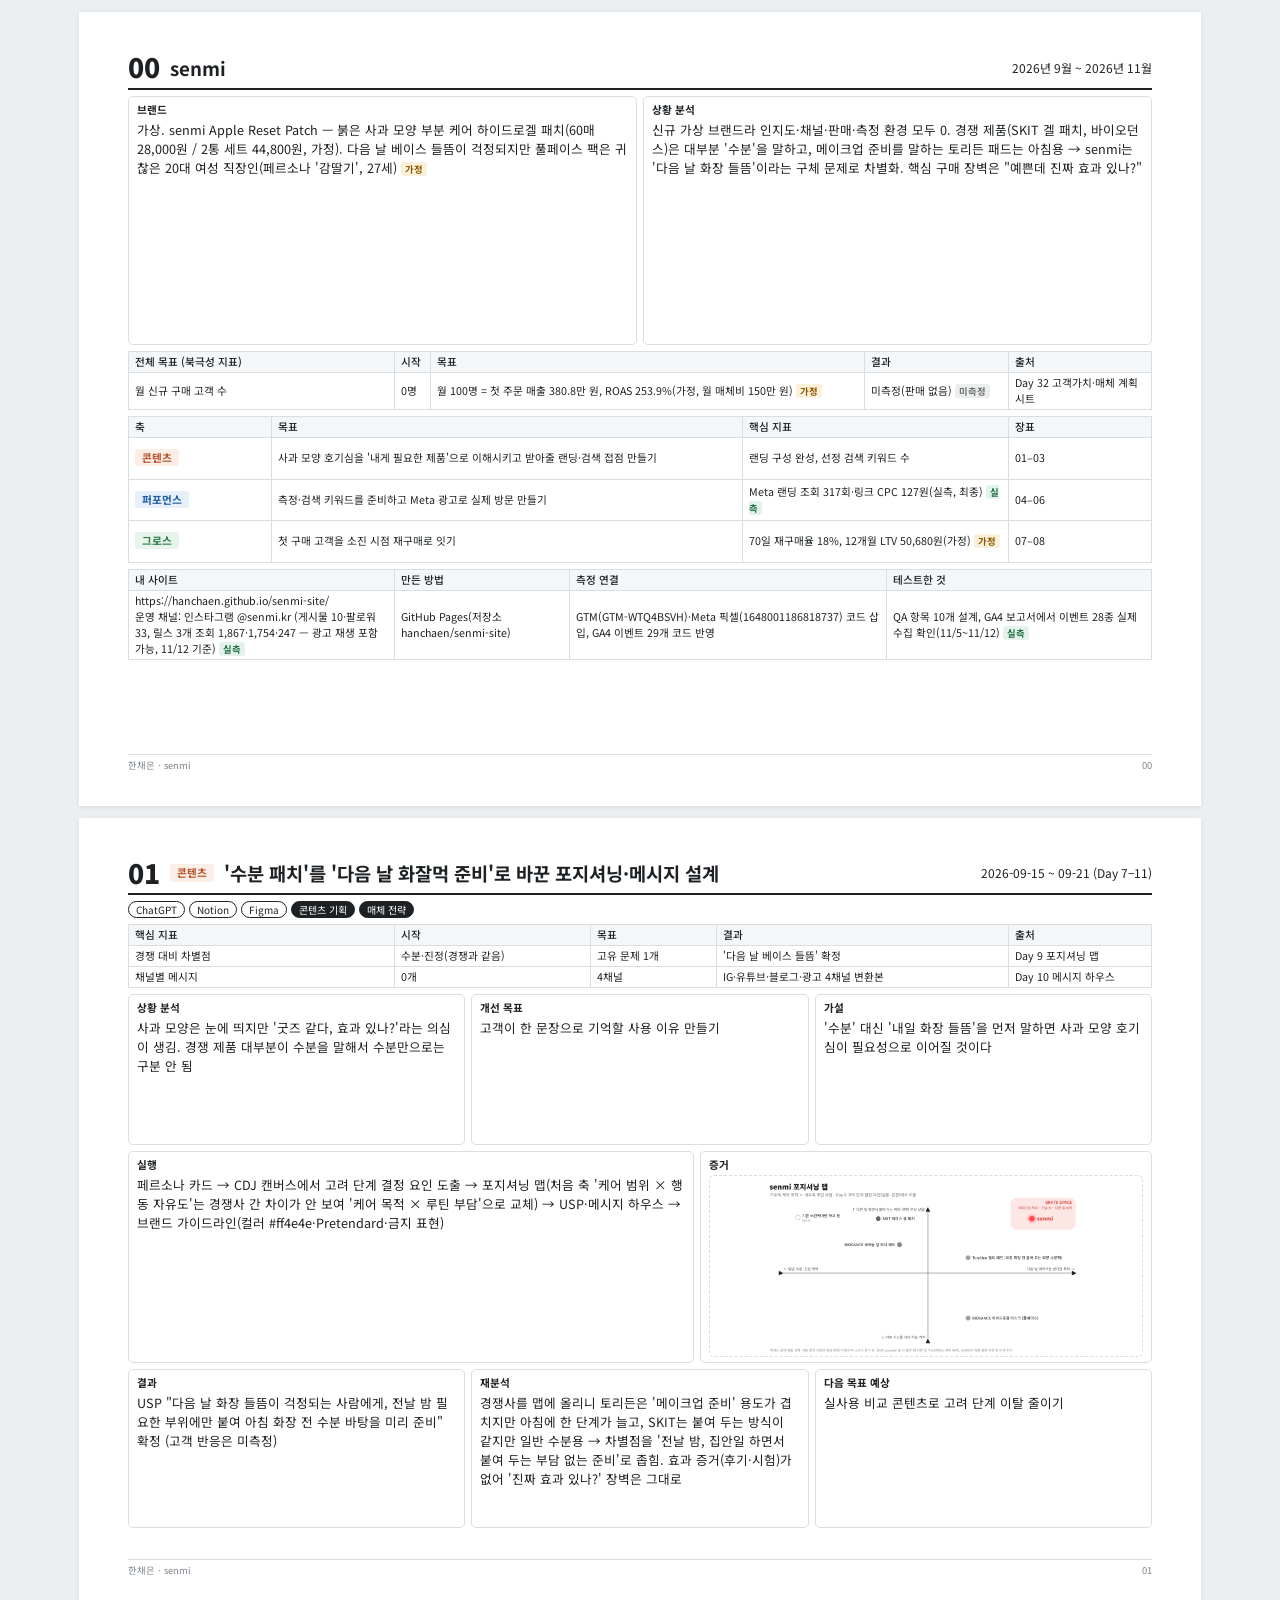
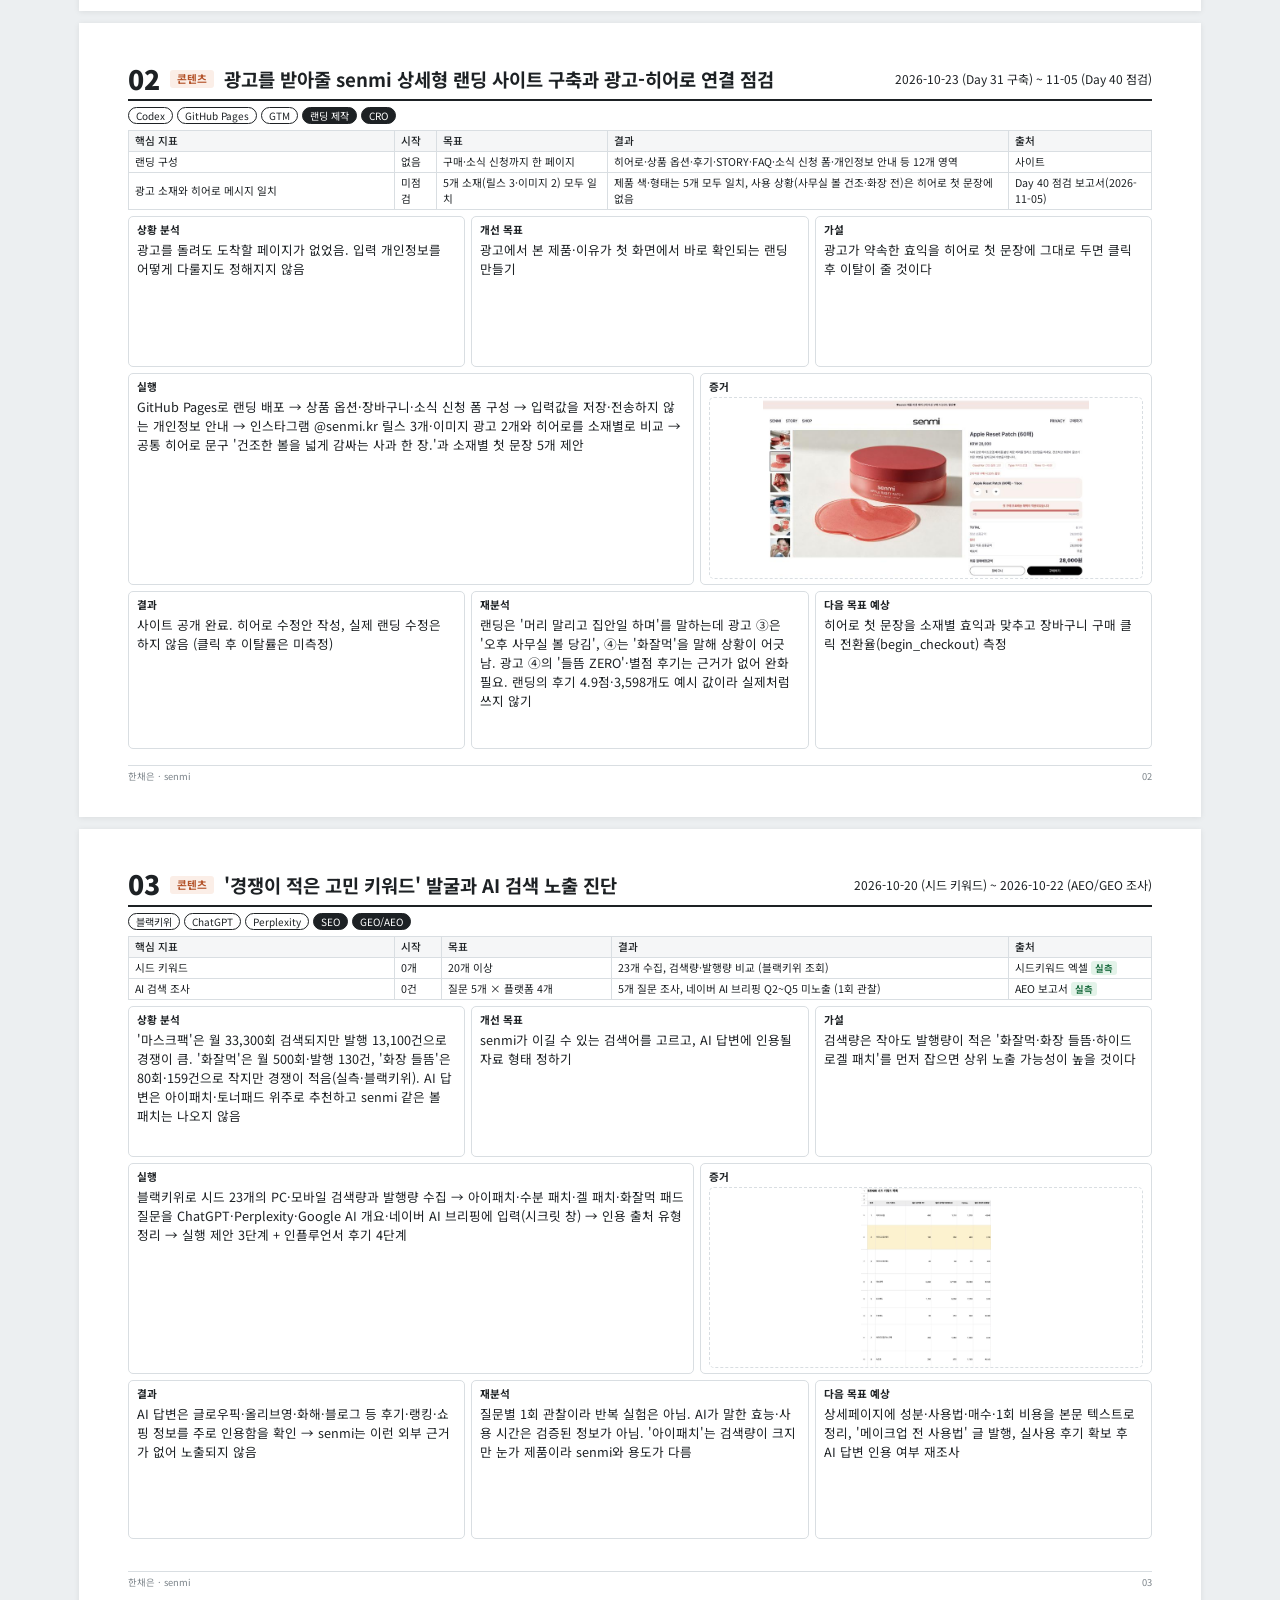
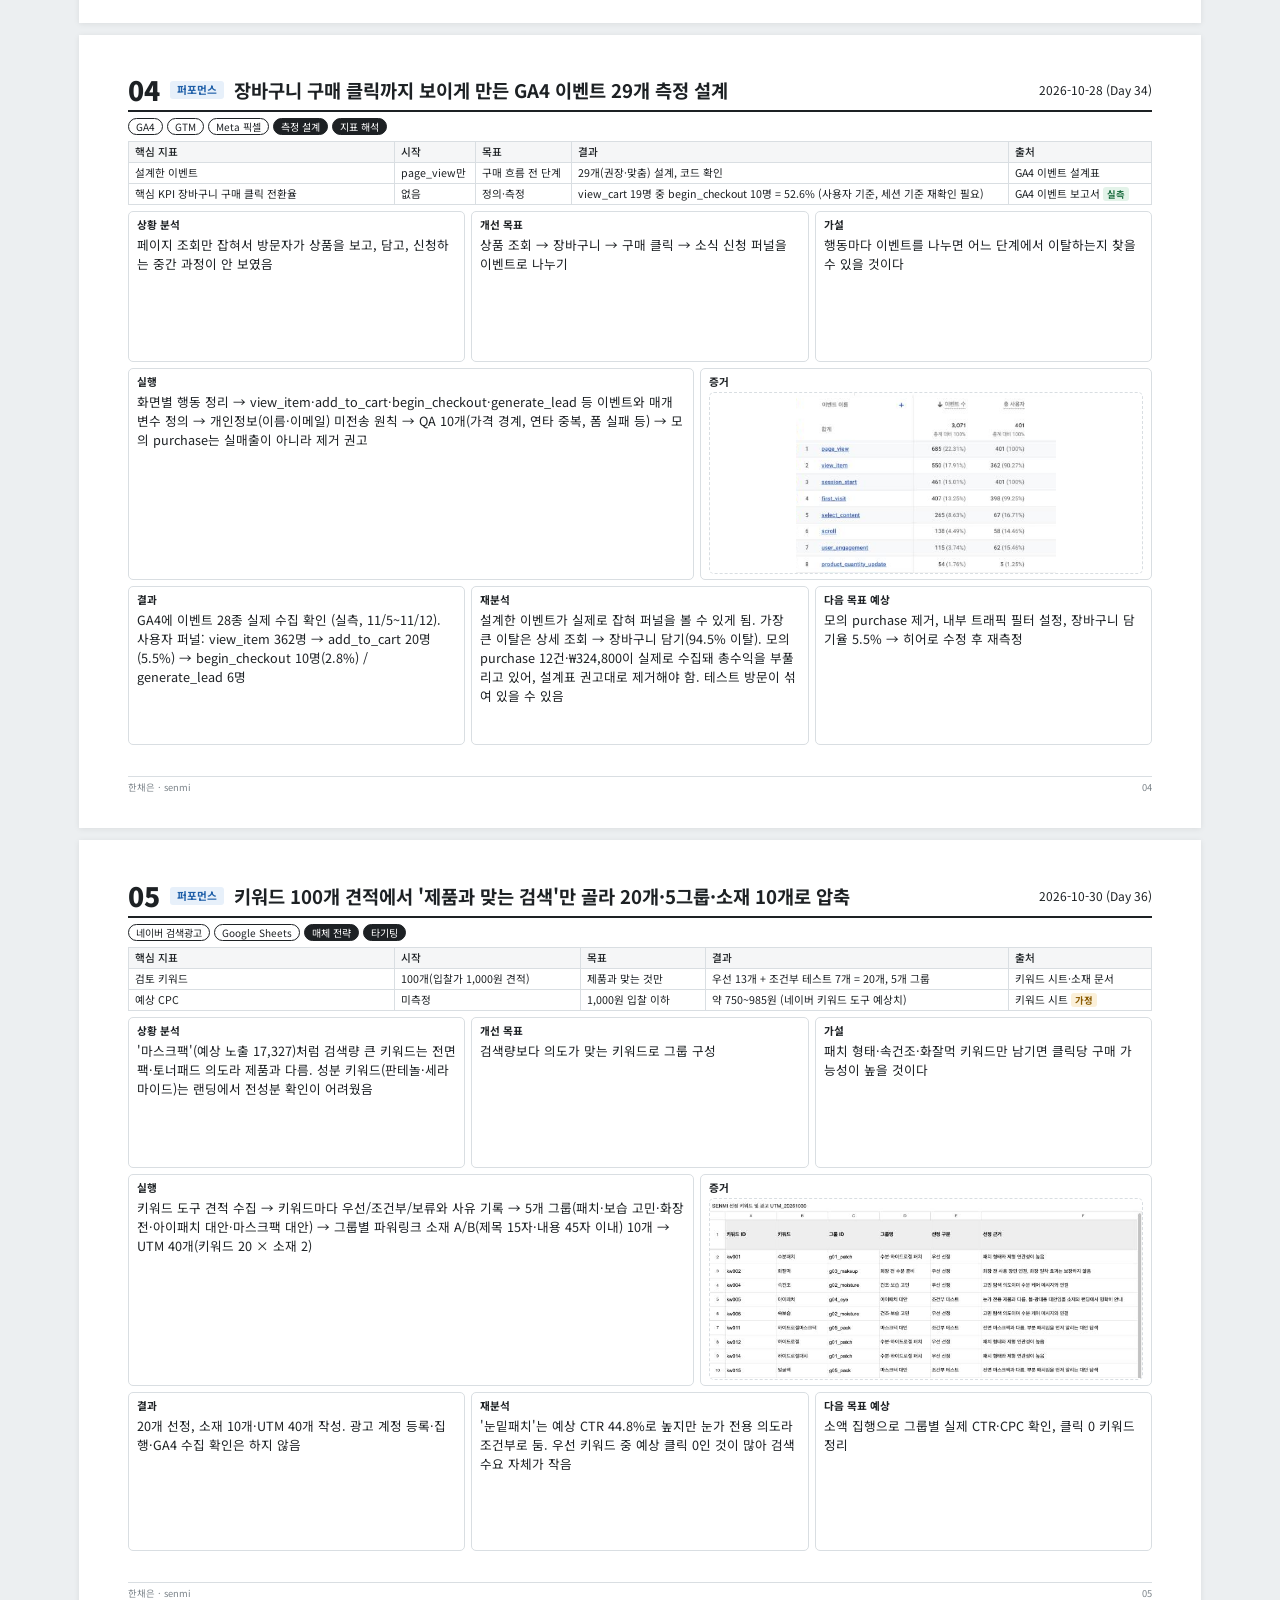
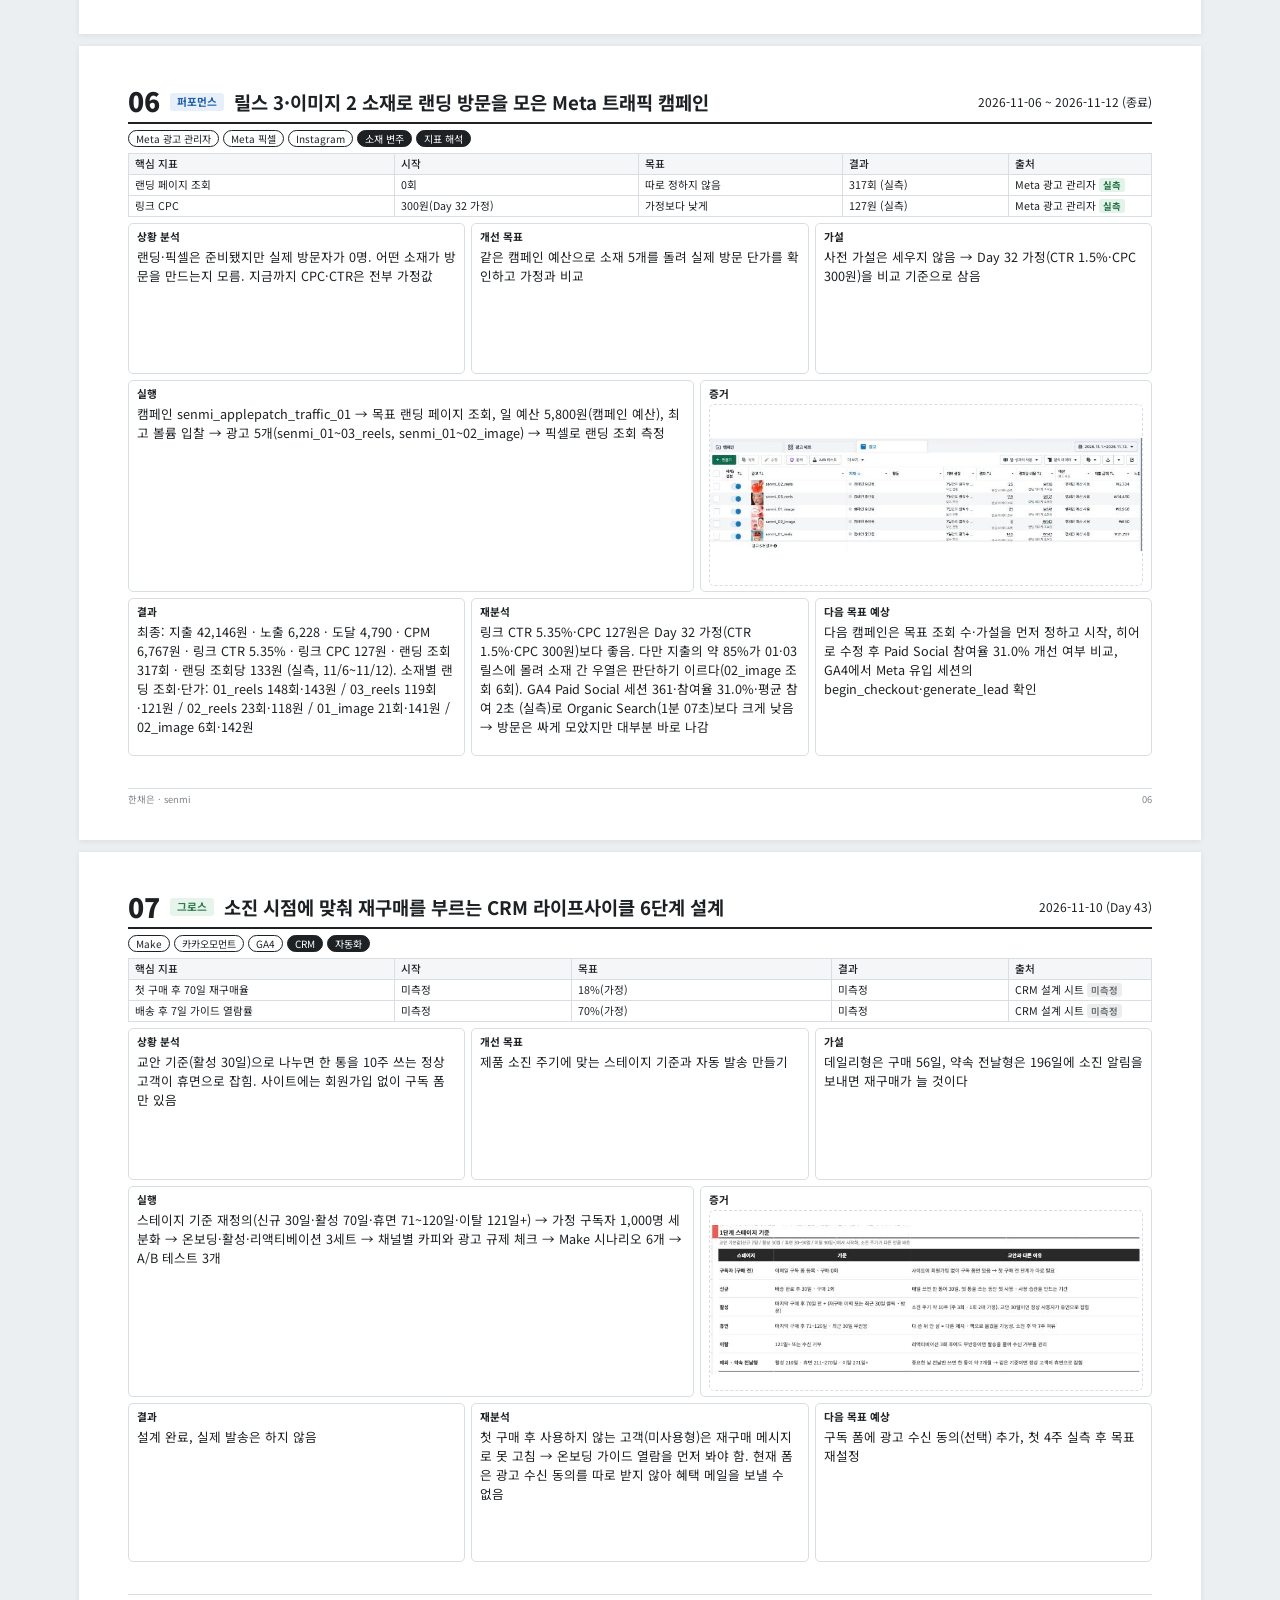
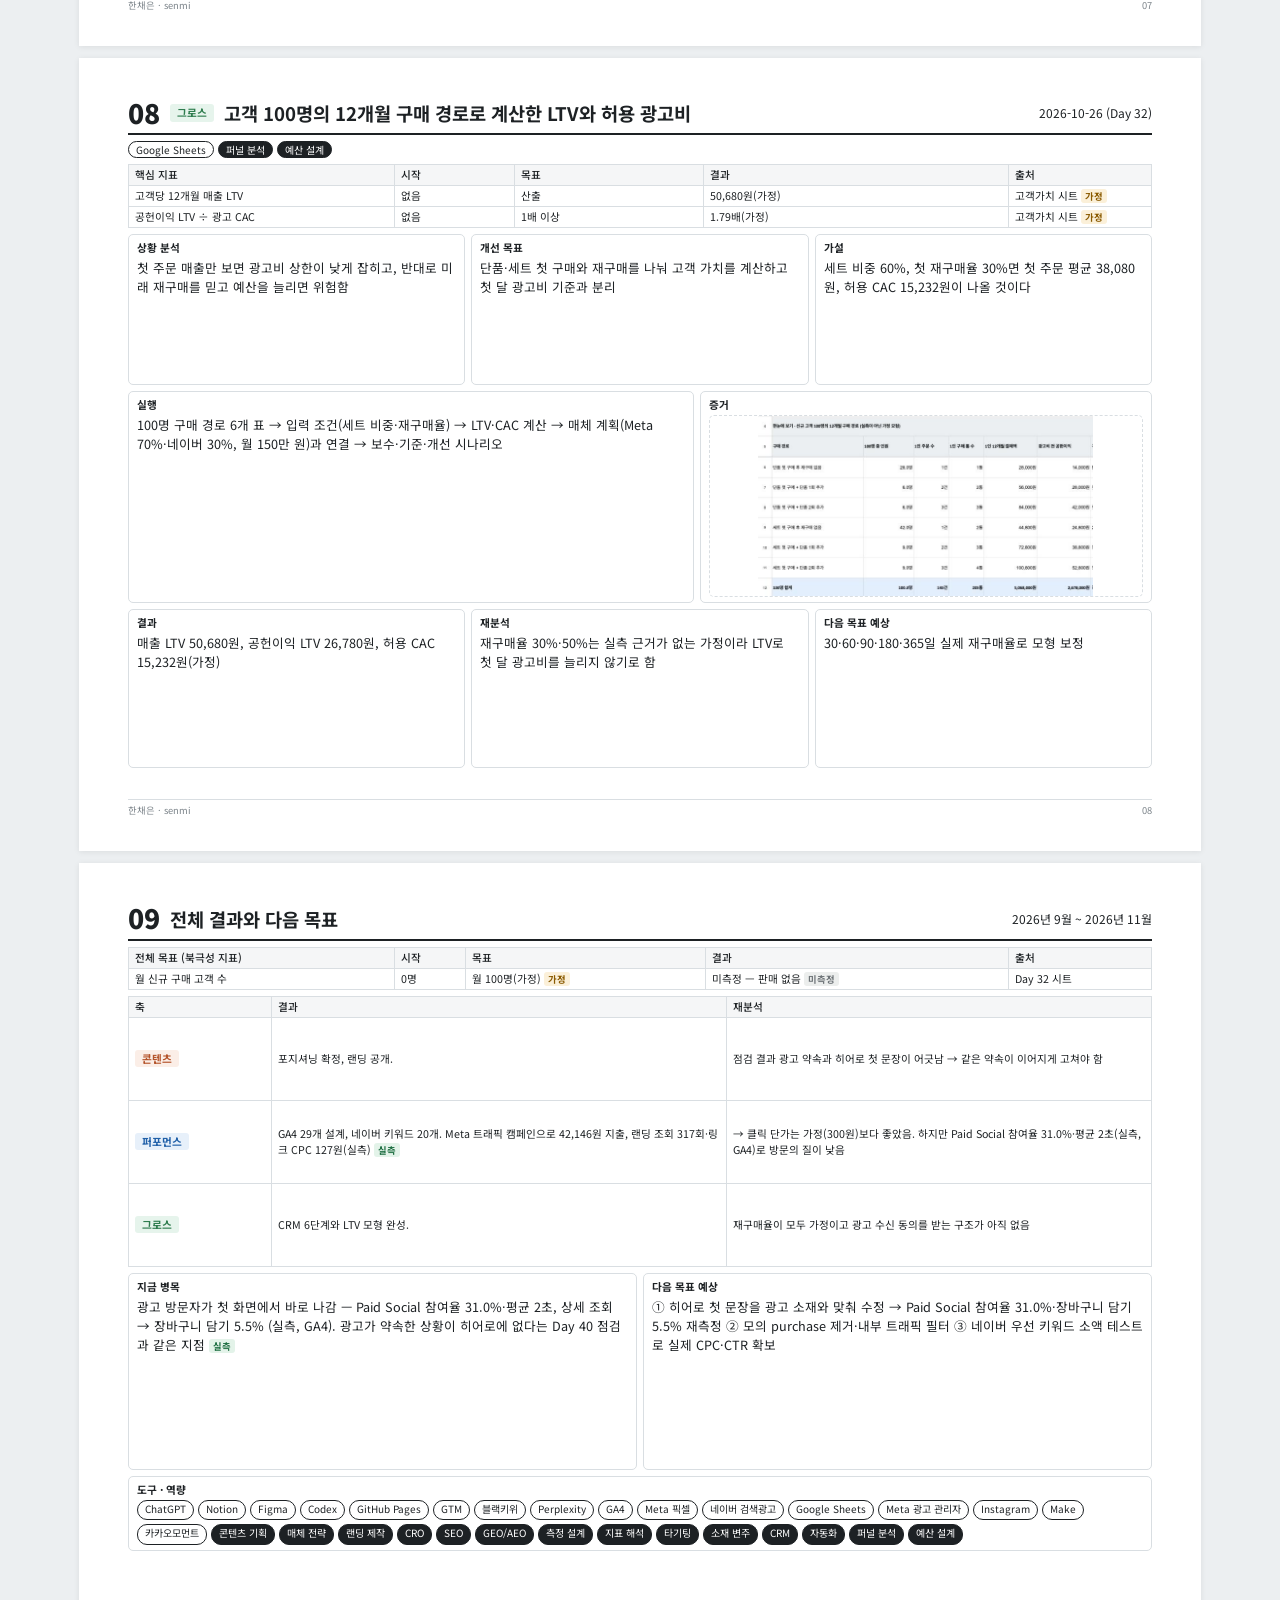
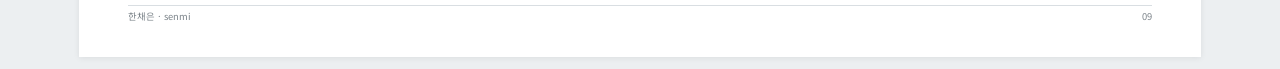
<file: portfolio/index.html>
<!doctype html>
<html lang="ko"><head><meta charset="utf-8"><meta name="viewport" content="width=device-width, initial-scale=1">
<meta name="robots" content="noindex, nofollow">
<title>한채은 포트폴리오</title>
<link href="https://fonts.googleapis.com/css2?family=Noto+Sans+KR:wght@400;500;700;900&display=swap" rel="stylesheet">
<!--
  빈 템플릿. [ ] 자리는 전부 내 내용으로 바꾼다. PDF 저장 전에 [ ]가 하나도 남으면 안 된다.
  00 브랜드·전체 목표 / 01~03 콘텐츠 / 04~06 퍼포먼스 / 07~09 그로스 / 10 전체 결과.
  장을 더 넣으려면 같은 축 section을 복사하고 번호를 다시 매긴다.
  도구 배지 <span class="b">GA4</span> · 역량 배지 <span class="b skill">측정 설계</span>
  숫자 출처 <span class="tag real">실측</span> <span class="tag assume">가정</span> <span class="tag none">미측정</span>
-->
<style>
:root{--ink:#1d2124;--muted:#7b8389;--line:#d9dee2;--paper:#fff;--bg:#eceff1;
--c:#b4532a;--c-bg:#fbeee7;--p:#1f5fa8;--p-bg:#e7f0fa;--g:#2f7d4f;--g-bg:#e6f4ec;
--real:#1f6f43;--real-bg:#e3f3e9;--assume:#8a5a00;--assume-bg:#fbf0d9;--none:#6d7377;--none-bg:#eceeed}
@media (prefers-color-scheme: dark){:root:not([data-theme="light"]){--bg:#15181a}}
:root[data-theme="dark"]{--bg:#15181a}
*{box-sizing:border-box}html,body{margin:0}
body{background:var(--bg);color:var(--ink);font-family:"Noto Sans KR",system-ui,sans-serif;font-size:9.5pt;line-height:1.5;-webkit-print-color-adjust:exact;print-color-adjust:exact}
@page{size:A4 landscape;margin:0}
.page{width:297mm;height:210mm;margin:12px auto;background:var(--paper);padding:11mm 13mm 9mm;display:flex;flex-direction:column;gap:6px;overflow:hidden;box-shadow:0 1px 6px rgba(0,0,0,.08)}
@media print{body{background:#fff}.page{margin:0;box-shadow:none;break-after:page}}
@media screen and (max-width:900px){.page{width:auto;height:auto;margin:8px 0;padding:20px 16px}.row3,.row2,.top2{grid-template-columns:1fr !important}}
.hd{display:flex;align-items:center;gap:10px;border-bottom:2px solid var(--ink);padding-bottom:6px}
.no{font-weight:900;font-size:20pt;line-height:1}
.ax{font-size:8pt;font-weight:700;border-radius:3px;padding:1px 7px;white-space:nowrap}
.ax.c{color:var(--c);background:var(--c-bg)}.ax.p{color:var(--p);background:var(--p-bg)}.ax.g{color:var(--g);background:var(--g-bg)}
.ttl{font-size:14pt;font-weight:700;flex:1}
.period{font-size:9pt;white-space:nowrap}
.badges{display:flex;flex-wrap:wrap;gap:4px;font-size:7.5pt}
.b{border:1px solid var(--ink);border-radius:10px;padding:0 7px;white-space:nowrap}
.b.skill{background:var(--ink);color:#fff}
.box{border:1px solid var(--line);border-radius:5px;padding:5px 8px;display:flex;flex-direction:column}
.box>b{font-size:8pt;margin-bottom:2px}
.box>div{flex:1}
.row3{display:grid;grid-template-columns:1fr 1fr 1fr;gap:6px}
.row2{display:grid;grid-template-columns:1.25fr 1fr;gap:6px}
.top2{display:grid;grid-template-columns:1fr 1fr;gap:6px}
.s1{height:40mm}.s2{height:56mm}.s3{height:42mm}.s4{height:66mm}.s5{height:52mm}
.tall td{height:11mm}
table{width:100%;border-collapse:collapse;font-size:8pt}
th,td{border:1px solid var(--line);padding:2px 6px;text-align:left;height:5.4mm}
th{background:#f5f6f7;font-weight:500}
.shot{border:1px dashed var(--line);border-radius:5px;flex:1;overflow:hidden}
.shot img{width:100%;height:100%;object-fit:contain}
.tag{font-size:7pt;font-weight:700;border-radius:3px;padding:0 4px}
.tag.real{color:var(--real);background:var(--real-bg)}.tag.assume{color:var(--assume);background:var(--assume-bg)}.tag.none{color:var(--none);background:var(--none-bg)}
.ft{margin-top:auto;display:flex;justify-content:space-between;font-size:7pt;color:var(--muted);border-top:1px solid var(--line);padding-top:3px}
</style></head><body>
<section class="page">
<div class="hd"><span class="no">00</span><span class="ttl">senmi</span><span class="period">2026년 9월 ~ 2026년 11월</span></div>
<div class="top2">
 <div class="box s4"><b>브랜드</b><div>가상. senmi Apple Reset Patch — 붉은 사과 모양 부분 케어 하이드로겔 패치(60매 28,000원 / 2통 세트 44,800원, 가정). 다음 날 베이스 들뜸이 걱정되지만 풀페이스 팩은 귀찮은 20대 여성 직장인(페르소나 &#x27;감딸기&#x27;, 27세) <span class="tag assume">가정</span></div></div>
 <div class="box s4"><b>상황 분석</b><div>신규 가상 브랜드라 인지도·채널·판매·측정 환경 모두 0. 경쟁 제품(SKIT 겔 패치, 바이오던스)은 대부분 &#x27;수분&#x27;을 말하고, 메이크업 준비를 말하는 토리든 패드는 아침용 → senmi는 &#x27;다음 날 화장 들뜸&#x27;이라는 구체 문제로 차별화. 핵심 구매 장벽은 &quot;예쁜데 진짜 효과 있나?&quot;</div></div>
</div>
<table><tr><th style="width:26%">전체 목표 (북극성 지표)</th><th>시작</th><th>목표</th><th>결과</th><th style="width:14%">출처</th></tr><tr><td>월 신규 구매 고객 수</td><td>0명</td><td>월 100명 = 첫 주문 매출 380.8만 원, ROAS 253.9%(가정, 월 매체비 150만 원) <span class="tag assume">가정</span></td><td>미측정(판매 없음) <span class="tag none">미측정</span></td><td>Day 32 고객가치·매체 계획 시트</td></tr></table>
<table class="tall"><tr><th style="width:14%">축</th><th>목표</th><th style="width:26%">핵심 지표</th><th style="width:14%">장표</th></tr>
<tr><td><span class="ax c">콘텐츠</span></td><td>사과 모양 호기심을 &#x27;내게 필요한 제품&#x27;으로 이해시키고 받아줄 랜딩·검색 접점 만들기</td><td>랜딩 구성 완성, 선정 검색 키워드 수</td><td>01–03</td></tr>
<tr><td><span class="ax p">퍼포먼스</span></td><td>측정·검색 키워드를 준비하고 Meta 광고로 실제 방문 만들기</td><td>Meta 랜딩 조회 317회·링크 CPC 127원(실측, 최종) <span class="tag real">실측</span></td><td>04–06</td></tr>
<tr><td><span class="ax g">그로스</span></td><td>첫 구매 고객을 소진 시점 재구매로 잇기</td><td>70일 재구매율 18%, 12개월 LTV 50,680원(가정) <span class="tag assume">가정</span></td><td>07–08</td></tr></table>
<table class="tall"><tr><th style="width:26%">내 사이트</th><th>만든 방법</th><th>측정 연결</th><th>테스트한 것</th></tr><tr><td>https://hanchaen.github.io/senmi-site/<br>운영 채널: 인스타그램 @senmi.kr (게시물 10·팔로워 33, 릴스 3개 조회 1,867·1,754·247 — 광고 재생 포함 가능, 11/12 기준) <span class="tag real">실측</span></td><td>GitHub Pages(저장소 hanchaen/senmi-site)</td><td>GTM(GTM-WTQ4BSVH)·Meta 픽셀(1648001186818737) 코드 삽입, GA4 이벤트 29개 코드 반영</td><td>QA 항목 10개 설계, GA4 보고서에서 이벤트 28종 실제 수집 확인(11/5~11/12) <span class="tag real">실측</span></td></tr></table>
<div class="ft"><span>한채은 · senmi</span><span>00</span></div></section><section class="page">
<div class="hd"><span class="no">01</span><span class="ax c">콘텐츠</span><span class="ttl">&#x27;수분 패치&#x27;를 &#x27;다음 날 화잘먹 준비&#x27;로 바꾼 포지셔닝·메시지 설계</span><span class="period">2026-09-15 ~ 09-21 (Day 7–11)</span></div>
<div class="badges"><span class="b">ChatGPT</span><span class="b">Notion</span><span class="b">Figma</span><span class="b skill">콘텐츠 기획</span><span class="b skill">매체 전략</span></div>
<table><tr><th style="width:26%">핵심 지표</th><th>시작</th><th>목표</th><th>결과</th><th style="width:14%">출처</th></tr><tr><td>경쟁 대비 차별점</td><td>수분·진정(경쟁과 같음)</td><td>고유 문제 1개</td><td>&#x27;다음 날 베이스 들뜸&#x27; 확정</td><td>Day 9 포지셔닝 맵</td></tr><tr><td>채널별 메시지</td><td>0개</td><td>4채널</td><td>IG·유튜브·블로그·광고 4채널 변환본</td><td>Day 10 메시지 하우스</td></tr></table>
<div class="row3">
 <div class="box s1"><b>상황 분석</b><div>사과 모양은 눈에 띄지만 &#x27;굿즈 같다, 효과 있나?&#x27;라는 의심이 생김. 경쟁 제품 대부분이 수분을 말해서 수분만으로는 구분 안 됨</div></div>
 <div class="box s1"><b>개선 목표</b><div>고객이 한 문장으로 기억할 사용 이유 만들기</div></div>
 <div class="box s1"><b>가설</b><div>&#x27;수분&#x27; 대신 &#x27;내일 화장 들뜸&#x27;을 먼저 말하면 사과 모양 호기심이 필요성으로 이어질 것이다</div></div>
</div>
<div class="row2">
 <div class="box s2"><b>실행</b><div>페르소나 카드 → CDJ 캔버스에서 고려 단계 결정 요인 도출 → 포지셔닝 맵(처음 축 &#x27;케어 범위 × 행동 자유도&#x27;는 경쟁사 간 차이가 안 보여 &#x27;케어 목적 × 루틴 부담&#x27;으로 교체) → USP·메시지 하우스 → 브랜드 가이드라인(컬러 #ff4e4e·Pretendard·금지 표현)</div></div>
 <div class="box s2"><b>증거</b><div class="shot"><img src="img/01_positioning_map.png" alt=""></div></div>
</div>
<div class="row3">
 <div class="box s3"><b>결과</b><div>USP &quot;다음 날 화장 들뜸이 걱정되는 사람에게, 전날 밤 필요한 부위에만 붙여 아침 화장 전 수분 바탕을 미리 준비&quot; 확정 (고객 반응은 미측정)</div></div>
 <div class="box s3"><b>재분석</b><div>경쟁사를 맵에 올리니 토리든은 &#x27;메이크업 준비&#x27; 용도가 겹치지만 아침에 한 단계가 늘고, SKIT는 붙여 두는 방식이 같지만 일반 수분용 → 차별점을 &#x27;전날 밤, 집안일 하면서 붙여 두는 부담 없는 준비&#x27;로 좁힘. 효과 증거(후기·시험)가 없어 &#x27;진짜 효과 있나?&#x27; 장벽은 그대로</div></div>
 <div class="box s3"><b>다음 목표 예상</b><div>실사용 비교 콘텐츠로 고려 단계 이탈 줄이기</div></div>
</div>
<div class="ft"><span>한채은 · senmi</span><span>01</span></div></section><section class="page">
<div class="hd"><span class="no">02</span><span class="ax c">콘텐츠</span><span class="ttl">광고를 받아줄 senmi 상세형 랜딩 사이트 구축과 광고-히어로 연결 점검</span><span class="period">2026-10-23 (Day 31 구축) ~ 11-05 (Day 40 점검)</span></div>
<div class="badges"><span class="b">Codex</span><span class="b">GitHub Pages</span><span class="b">GTM</span><span class="b skill">랜딩 제작</span><span class="b skill">CRO</span></div>
<table><tr><th style="width:26%">핵심 지표</th><th>시작</th><th>목표</th><th>결과</th><th style="width:14%">출처</th></tr><tr><td>랜딩 구성</td><td>없음</td><td>구매·소식 신청까지 한 페이지</td><td>히어로·상품 옵션·후기·STORY·FAQ·소식 신청 폼·개인정보 안내 등 12개 영역</td><td>사이트</td></tr><tr><td>광고 소재와 히어로 메시지 일치</td><td>미점검</td><td>5개 소재(릴스 3·이미지 2) 모두 일치</td><td>제품 색·형태는 5개 모두 일치, 사용 상황(사무실 볼 건조·화장 전)은 히어로 첫 문장에 없음</td><td>Day 40 점검 보고서(2026-11-05)</td></tr></table>
<div class="row3">
 <div class="box s1"><b>상황 분석</b><div>광고를 돌려도 도착할 페이지가 없었음. 입력 개인정보를 어떻게 다룰지도 정해지지 않음</div></div>
 <div class="box s1"><b>개선 목표</b><div>광고에서 본 제품·이유가 첫 화면에서 바로 확인되는 랜딩 만들기</div></div>
 <div class="box s1"><b>가설</b><div>광고가 약속한 효익을 히어로 첫 문장에 그대로 두면 클릭 후 이탈이 줄 것이다</div></div>
</div>
<div class="row2">
 <div class="box s2"><b>실행</b><div>GitHub Pages로 랜딩 배포 → 상품 옵션·장바구니·소식 신청 폼 구성 → 입력값을 저장·전송하지 않는 개인정보 안내 → 인스타그램 @senmi.kr 릴스 3개·이미지 광고 2개와 히어로를 소재별로 비교 → 공통 히어로 문구 &#x27;건조한 볼을 넓게 감싸는 사과 한 장.&#x27;과 소재별 첫 문장 5개 제안</div></div>
 <div class="box s2"><b>증거</b><div class="shot"><img src="img/02_landing_hero.png" alt=""></div></div>
</div>
<div class="row3">
 <div class="box s3"><b>결과</b><div>사이트 공개 완료. 히어로 수정안 작성, 실제 랜딩 수정은 하지 않음 (클릭 후 이탈률은 미측정)</div></div>
 <div class="box s3"><b>재분석</b><div>랜딩은 &#x27;머리 말리고 집안일 하며&#x27;를 말하는데 광고 ③은 &#x27;오후 사무실 볼 당김&#x27;, ④는 &#x27;화잘먹&#x27;을 말해 상황이 어긋남. 광고 ④의 &#x27;들뜸 ZERO&#x27;·별점 후기는 근거가 없어 완화 필요. 랜딩의 후기 4.9점·3,598개도 예시 값이라 실제처럼 쓰지 않기</div></div>
 <div class="box s3"><b>다음 목표 예상</b><div>히어로 첫 문장을 소재별 효익과 맞추고 장바구니 구매 클릭 전환율(begin_checkout) 측정</div></div>
</div>
<div class="ft"><span>한채은 · senmi</span><span>02</span></div></section><section class="page">
<div class="hd"><span class="no">03</span><span class="ax c">콘텐츠</span><span class="ttl">&#x27;경쟁이 적은 고민 키워드&#x27; 발굴과 AI 검색 노출 진단</span><span class="period">2026-10-20 (시드 키워드) ~ 2026-10-22 (AEO/GEO 조사)</span></div>
<div class="badges"><span class="b">블랙키위</span><span class="b">ChatGPT</span><span class="b">Perplexity</span><span class="b skill">SEO</span><span class="b skill">GEO/AEO</span></div>
<table><tr><th style="width:26%">핵심 지표</th><th>시작</th><th>목표</th><th>결과</th><th style="width:14%">출처</th></tr><tr><td>시드 키워드</td><td>0개</td><td>20개 이상</td><td>23개 수집, 검색량·발행량 비교 (블랙키위 조회)</td><td>시드키워드 엑셀 <span class="tag real">실측</span></td></tr><tr><td>AI 검색 조사</td><td>0건</td><td>질문 5개 × 플랫폼 4개</td><td>5개 질문 조사, 네이버 AI 브리핑 Q2~Q5 미노출 (1회 관찰)</td><td>AEO 보고서 <span class="tag real">실측</span></td></tr></table>
<div class="row3">
 <div class="box s1"><b>상황 분석</b><div>&#x27;마스크팩&#x27;은 월 33,300회 검색되지만 발행 13,100건으로 경쟁이 큼. &#x27;화잘먹&#x27;은 월 500회·발행 130건, &#x27;화장 들뜸&#x27;은 80회·159건으로 작지만 경쟁이 적음(실측·블랙키위). AI 답변은 아이패치·토너패드 위주로 추천하고 senmi 같은 볼 패치는 나오지 않음</div></div>
 <div class="box s1"><b>개선 목표</b><div>senmi가 이길 수 있는 검색어를 고르고, AI 답변에 인용될 자료 형태 정하기</div></div>
 <div class="box s1"><b>가설</b><div>검색량은 작아도 발행량이 적은 &#x27;화잘먹·화장 들뜸·하이드로겔 패치&#x27;를 먼저 잡으면 상위 노출 가능성이 높을 것이다</div></div>
</div>
<div class="row2">
 <div class="box s2"><b>실행</b><div>블랙키위로 시드 23개의 PC·모바일 검색량과 발행량 수집 → 아이패치·수분 패치·겔 패치·화잘먹 패드 질문을 ChatGPT·Perplexity·Google AI 개요·네이버 AI 브리핑에 입력(시크릿 창) → 인용 출처 유형 정리 → 실행 제안 3단계 + 인플루언서 후기 4단계</div></div>
 <div class="box s2"><b>증거</b><div class="shot"><img src="img/03_seed_keywords.png" alt=""></div></div>
</div>
<div class="row3">
 <div class="box s3"><b>결과</b><div>AI 답변은 글로우픽·올리브영·화해·블로그 등 후기·랭킹·쇼핑 정보를 주로 인용함을 확인 → senmi는 이런 외부 근거가 없어 노출되지 않음</div></div>
 <div class="box s3"><b>재분석</b><div>질문별 1회 관찰이라 반복 실험은 아님. AI가 말한 효능·사용 시간은 검증된 정보가 아님. &#x27;아이패치&#x27;는 검색량이 크지만 눈가 제품이라 senmi와 용도가 다름</div></div>
 <div class="box s3"><b>다음 목표 예상</b><div>상세페이지에 성분·사용법·매수·1회 비용을 본문 텍스트로 정리, &#x27;메이크업 전 사용법&#x27; 글 발행, 실사용 후기 확보 후 AI 답변 인용 여부 재조사</div></div>
</div>
<div class="ft"><span>한채은 · senmi</span><span>03</span></div></section><section class="page">
<div class="hd"><span class="no">04</span><span class="ax p">퍼포먼스</span><span class="ttl">장바구니 구매 클릭까지 보이게 만든 GA4 이벤트 29개 측정 설계</span><span class="period">2026-10-28 (Day 34)</span></div>
<div class="badges"><span class="b">GA4</span><span class="b">GTM</span><span class="b">Meta 픽셀</span><span class="b skill">측정 설계</span><span class="b skill">지표 해석</span></div>
<table><tr><th style="width:26%">핵심 지표</th><th>시작</th><th>목표</th><th>결과</th><th style="width:14%">출처</th></tr><tr><td>설계한 이벤트</td><td>page_view만</td><td>구매 흐름 전 단계</td><td>29개(권장·맞춤) 설계, 코드 확인</td><td>GA4 이벤트 설계표</td></tr><tr><td>핵심 KPI 장바구니 구매 클릭 전환율</td><td>없음</td><td>정의·측정</td><td>view_cart 19명 중 begin_checkout 10명 = 52.6% (사용자 기준, 세션 기준 재확인 필요)</td><td>GA4 이벤트 보고서 <span class="tag real">실측</span></td></tr></table>
<div class="row3">
 <div class="box s1"><b>상황 분석</b><div>페이지 조회만 잡혀서 방문자가 상품을 보고, 담고, 신청하는 중간 과정이 안 보였음</div></div>
 <div class="box s1"><b>개선 목표</b><div>상품 조회 → 장바구니 → 구매 클릭 → 소식 신청 퍼널을 이벤트로 나누기</div></div>
 <div class="box s1"><b>가설</b><div>행동마다 이벤트를 나누면 어느 단계에서 이탈하는지 찾을 수 있을 것이다</div></div>
</div>
<div class="row2">
 <div class="box s2"><b>실행</b><div>화면별 행동 정리 → view_item·add_to_cart·begin_checkout·generate_lead 등 이벤트와 매개변수 정의 → 개인정보(이름·이메일) 미전송 원칙 → QA 10개(가격 경계, 연타 중복, 폼 실패 등) → 모의 purchase는 실매출이 아니라 제거 권고</div></div>
 <div class="box s2"><b>증거</b><div class="shot"><img src="img/04_ga4_debugview.png" alt=""></div></div>
</div>
<div class="row3">
 <div class="box s3"><b>결과</b><div>GA4에 이벤트 28종 실제 수집 확인 (실측, 11/5~11/12). 사용자 퍼널: view_item 362명 → add_to_cart 20명(5.5%) → begin_checkout 10명(2.8%) / generate_lead 6명</div></div>
 <div class="box s3"><b>재분석</b><div>설계한 이벤트가 실제로 잡혀 퍼널을 볼 수 있게 됨. 가장 큰 이탈은 상세 조회 → 장바구니 담기(94.5% 이탈). 모의 purchase 12건·₩324,800이 실제로 수집돼 총수익을 부풀리고 있어, 설계표 권고대로 제거해야 함. 테스트 방문이 섞여 있을 수 있음</div></div>
 <div class="box s3"><b>다음 목표 예상</b><div>모의 purchase 제거, 내부 트래픽 필터 설정, 장바구니 담기율 5.5% → 히어로 수정 후 재측정</div></div>
</div>
<div class="ft"><span>한채은 · senmi</span><span>04</span></div></section><section class="page">
<div class="hd"><span class="no">05</span><span class="ax p">퍼포먼스</span><span class="ttl">키워드 100개 견적에서 &#x27;제품과 맞는 검색&#x27;만 골라 20개·5그룹·소재 10개로 압축</span><span class="period">2026-10-30 (Day 36)</span></div>
<div class="badges"><span class="b">네이버 검색광고</span><span class="b">Google Sheets</span><span class="b skill">매체 전략</span><span class="b skill">타기팅</span></div>
<table><tr><th style="width:26%">핵심 지표</th><th>시작</th><th>목표</th><th>결과</th><th style="width:14%">출처</th></tr><tr><td>검토 키워드</td><td>100개(입찰가 1,000원 견적)</td><td>제품과 맞는 것만</td><td>우선 13개 + 조건부 테스트 7개 = 20개, 5개 그룹</td><td>키워드 시트·소재 문서</td></tr><tr><td>예상 CPC</td><td>미측정</td><td>1,000원 입찰 이하</td><td>약 750~985원 (네이버 키워드 도구 예상치)</td><td>키워드 시트 <span class="tag assume">가정</span></td></tr></table>
<div class="row3">
 <div class="box s1"><b>상황 분석</b><div>&#x27;마스크팩&#x27;(예상 노출 17,327)처럼 검색량 큰 키워드는 전면 팩·토너패드 의도라 제품과 다름. 성분 키워드(판테놀·세라마이드)는 랜딩에서 전성분 확인이 어려웠음</div></div>
 <div class="box s1"><b>개선 목표</b><div>검색량보다 의도가 맞는 키워드로 그룹 구성</div></div>
 <div class="box s1"><b>가설</b><div>패치 형태·속건조·화잘먹 키워드만 남기면 클릭당 구매 가능성이 높을 것이다</div></div>
</div>
<div class="row2">
 <div class="box s2"><b>실행</b><div>키워드 도구 견적 수집 → 키워드마다 우선/조건부/보류와 사유 기록 → 5개 그룹(패치·보습 고민·화장 전·아이패치 대안·마스크팩 대안) → 그룹별 파워링크 소재 A/B(제목 15자·내용 45자 이내) 10개 → UTM 40개(키워드 20 × 소재 2)</div></div>
 <div class="box s2"><b>증거</b><div class="shot"><img src="img/05_naver_keywords.png" alt=""></div></div>
</div>
<div class="row3">
 <div class="box s3"><b>결과</b><div>20개 선정, 소재 10개·UTM 40개 작성. 광고 계정 등록·집행·GA4 수집 확인은 하지 않음</div></div>
 <div class="box s3"><b>재분석</b><div>&#x27;눈밑패치&#x27;는 예상 CTR 44.8%로 높지만 눈가 전용 의도라 조건부로 둠. 우선 키워드 중 예상 클릭 0인 것이 많아 검색 수요 자체가 작음</div></div>
 <div class="box s3"><b>다음 목표 예상</b><div>소액 집행으로 그룹별 실제 CTR·CPC 확인, 클릭 0 키워드 정리</div></div>
</div>
<div class="ft"><span>한채은 · senmi</span><span>05</span></div></section><section class="page">
<div class="hd"><span class="no">06</span><span class="ax p">퍼포먼스</span><span class="ttl">릴스 3·이미지 2 소재로 랜딩 방문을 모은 Meta 트래픽 캠페인</span><span class="period">2026-11-06 ~ 2026-11-12 (종료)</span></div>
<div class="badges"><span class="b">Meta 광고 관리자</span><span class="b">Meta 픽셀</span><span class="b">Instagram</span><span class="b skill">소재 변주</span><span class="b skill">지표 해석</span></div>
<table><tr><th style="width:26%">핵심 지표</th><th>시작</th><th>목표</th><th>결과</th><th style="width:14%">출처</th></tr><tr><td>랜딩 페이지 조회</td><td>0회</td><td>따로 정하지 않음</td><td>317회 (실측)</td><td>Meta 광고 관리자 <span class="tag real">실측</span></td></tr><tr><td>링크 CPC</td><td>300원(Day 32 가정)</td><td>가정보다 낮게</td><td>127원 (실측)</td><td>Meta 광고 관리자 <span class="tag real">실측</span></td></tr></table>
<div class="row3">
 <div class="box s1"><b>상황 분석</b><div>랜딩·픽셀은 준비됐지만 실제 방문자가 0명. 어떤 소재가 방문을 만드는지 모름. 지금까지 CPC·CTR은 전부 가정값</div></div>
 <div class="box s1"><b>개선 목표</b><div>같은 캠페인 예산으로 소재 5개를 돌려 실제 방문 단가를 확인하고 가정과 비교</div></div>
 <div class="box s1"><b>가설</b><div>사전 가설은 세우지 않음 → Day 32 가정(CTR 1.5%·CPC 300원)을 비교 기준으로 삼음</div></div>
</div>
<div class="row2">
 <div class="box s2"><b>실행</b><div>캠페인 senmi_applepatch_traffic_01 → 목표 랜딩 페이지 조회, 일 예산 5,800원(캠페인 예산), 최고 볼륨 입찰 → 광고 5개(senmi_01~03_reels, senmi_01~02_image) → 픽셀로 랜딩 조회 측정</div></div>
 <div class="box s2"><b>증거</b><div class="shot"><img src="img/06_meta_ads_manager.png" alt=""></div></div>
</div>
<div class="row3">
 <div class="box s3"><b>결과</b><div>최종: 지출 42,146원 · 노출 6,228 · 도달 4,790 · CPM 6,767원 · 링크 CTR 5.35% · 링크 CPC 127원 · 랜딩 조회 317회 · 랜딩 조회당 133원 (실측, 11/6~11/12). 소재별 랜딩 조회·단가: 01_reels 148회·143원 / 03_reels 119회·121원 / 02_reels 23회·118원 / 01_image 21회·141원 / 02_image 6회·142원</div></div>
 <div class="box s3"><b>재분석</b><div>링크 CTR 5.35%·CPC 127원은 Day 32 가정(CTR 1.5%·CPC 300원)보다 좋음. 다만 지출의 약 85%가 01·03 릴스에 몰려 소재 간 우열은 판단하기 이르다(02_image 조회 6회). GA4 Paid Social 세션 361·참여율 31.0%·평균 참여 2초 (실측)로 Organic Search(1분 07초)보다 크게 낮음 → 방문은 싸게 모았지만 대부분 바로 나감</div></div>
 <div class="box s3"><b>다음 목표 예상</b><div>다음 캠페인은 목표 조회 수·가설을 먼저 정하고 시작, 히어로 수정 후 Paid Social 참여율 31.0% 개선 여부 비교, GA4에서 Meta 유입 세션의 begin_checkout·generate_lead 확인</div></div>
</div>
<div class="ft"><span>한채은 · senmi</span><span>06</span></div></section><section class="page">
<div class="hd"><span class="no">07</span><span class="ax g">그로스</span><span class="ttl">소진 시점에 맞춰 재구매를 부르는 CRM 라이프사이클 6단계 설계</span><span class="period">2026-11-10 (Day 43)</span></div>
<div class="badges"><span class="b">Make</span><span class="b">카카오모먼트</span><span class="b">GA4</span><span class="b skill">CRM</span><span class="b skill">자동화</span></div>
<table><tr><th style="width:26%">핵심 지표</th><th>시작</th><th>목표</th><th>결과</th><th style="width:14%">출처</th></tr><tr><td>첫 구매 후 70일 재구매율</td><td>미측정</td><td>18%(가정)</td><td>미측정</td><td>CRM 설계 시트 <span class="tag none">미측정</span></td></tr><tr><td>배송 후 7일 가이드 열람률</td><td>미측정</td><td>70%(가정)</td><td>미측정</td><td>CRM 설계 시트 <span class="tag none">미측정</span></td></tr></table>
<div class="row3">
 <div class="box s1"><b>상황 분석</b><div>교안 기준(활성 30일)으로 나누면 한 통을 10주 쓰는 정상 고객이 휴면으로 잡힘. 사이트에는 회원가입 없이 구독 폼만 있음</div></div>
 <div class="box s1"><b>개선 목표</b><div>제품 소진 주기에 맞는 스테이지 기준과 자동 발송 만들기</div></div>
 <div class="box s1"><b>가설</b><div>데일리형은 구매 56일, 약속 전날형은 196일에 소진 알림을 보내면 재구매가 늘 것이다</div></div>
</div>
<div class="row2">
 <div class="box s2"><b>실행</b><div>스테이지 기준 재정의(신규 30일·활성 70일·휴면 71~120일·이탈 121일+) → 가정 구독자 1,000명 세분화 → 온보딩·활성·리액티베이션 3세트 → 채널별 카피와 광고 규제 체크 → Make 시나리오 6개 → A/B 테스트 3개</div></div>
 <div class="box s2"><b>증거</b><div class="shot"><img src="img/07_crm_lifecycle.png" alt=""></div></div>
</div>
<div class="row3">
 <div class="box s3"><b>결과</b><div>설계 완료, 실제 발송은 하지 않음</div></div>
 <div class="box s3"><b>재분석</b><div>첫 구매 후 사용하지 않는 고객(미사용형)은 재구매 메시지로 못 고침 → 온보딩 가이드 열람을 먼저 봐야 함. 현재 폼은 광고 수신 동의를 따로 받지 않아 혜택 메일을 보낼 수 없음</div></div>
 <div class="box s3"><b>다음 목표 예상</b><div>구독 폼에 광고 수신 동의(선택) 추가, 첫 4주 실측 후 목표 재설정</div></div>
</div>
<div class="ft"><span>한채은 · senmi</span><span>07</span></div></section><section class="page">
<div class="hd"><span class="no">08</span><span class="ax g">그로스</span><span class="ttl">고객 100명의 12개월 구매 경로로 계산한 LTV와 허용 광고비</span><span class="period">2026-10-26 (Day 32)</span></div>
<div class="badges"><span class="b">Google Sheets</span><span class="b skill">퍼널 분석</span><span class="b skill">예산 설계</span></div>
<table><tr><th style="width:26%">핵심 지표</th><th>시작</th><th>목표</th><th>결과</th><th style="width:14%">출처</th></tr><tr><td>고객당 12개월 매출 LTV</td><td>없음</td><td>산출</td><td>50,680원(가정)</td><td>고객가치 시트 <span class="tag assume">가정</span></td></tr><tr><td>공헌이익 LTV ÷ 광고 CAC</td><td>없음</td><td>1배 이상</td><td>1.79배(가정)</td><td>고객가치 시트 <span class="tag assume">가정</span></td></tr></table>
<div class="row3">
 <div class="box s1"><b>상황 분석</b><div>첫 주문 매출만 보면 광고비 상한이 낮게 잡히고, 반대로 미래 재구매를 믿고 예산을 늘리면 위험함</div></div>
 <div class="box s1"><b>개선 목표</b><div>단품·세트 첫 구매와 재구매를 나눠 고객 가치를 계산하고 첫 달 광고비 기준과 분리</div></div>
 <div class="box s1"><b>가설</b><div>세트 비중 60%, 첫 재구매율 30%면 첫 주문 평균 38,080원, 허용 CAC 15,232원이 나올 것이다</div></div>
</div>
<div class="row2">
 <div class="box s2"><b>실행</b><div>100명 구매 경로 6개 표 → 입력 조건(세트 비중·재구매율) → LTV·CAC 계산 → 매체 계획(Meta 70%·네이버 30%, 월 150만 원)과 연결 → 보수·기준·개선 시나리오</div></div>
 <div class="box s2"><b>증거</b><div class="shot"><img src="img/08_ltv_paths.png" alt=""></div></div>
</div>
<div class="row3">
 <div class="box s3"><b>결과</b><div>매출 LTV 50,680원, 공헌이익 LTV 26,780원, 허용 CAC 15,232원(가정)</div></div>
 <div class="box s3"><b>재분석</b><div>재구매율 30%·50%는 실측 근거가 없는 가정이라 LTV로 첫 달 광고비를 늘리지 않기로 함</div></div>
 <div class="box s3"><b>다음 목표 예상</b><div>30·60·90·180·365일 실제 재구매율로 모형 보정</div></div>
</div>
<div class="ft"><span>한채은 · senmi</span><span>08</span></div></section><section class="page">
<div class="hd"><span class="no">09</span><span class="ttl">전체 결과와 다음 목표</span><span class="period">2026년 9월 ~ 2026년 11월</span></div>
<table><tr><th style="width:26%">전체 목표 (북극성 지표)</th><th>시작</th><th>목표</th><th>결과</th><th style="width:14%">출처</th></tr><tr><td>월 신규 구매 고객 수</td><td>0명</td><td>월 100명(가정) <span class="tag assume">가정</span></td><td>미측정 — 판매 없음 <span class="tag none">미측정</span></td><td>Day 32 시트</td></tr></table>
<table><tr><th style="width:14%">축</th><th>결과</th><th>재분석</th></tr>
<tr style="height:22mm"><td><span class="ax c">콘텐츠</span></td><td>포지셔닝 확정, 랜딩 공개.</td><td>점검 결과 광고 약속과 히어로 첫 문장이 어긋남 → 같은 약속이 이어지게 고쳐야 함</td></tr>
<tr style="height:22mm"><td><span class="ax p">퍼포먼스</span></td><td>GA4 29개 설계, 네이버 키워드 20개. Meta 트래픽 캠페인으로 42,146원 지출, 랜딩 조회 317회·링크 CPC 127원(실측) <span class="tag real">실측</span></td><td>→ 클릭 단가는 가정(300원)보다 좋았음. 하지만 Paid Social 참여율 31.0%·평균 2초(실측, GA4)로 방문의 질이 낮음</td></tr>
<tr style="height:22mm"><td><span class="ax g">그로스</span></td><td>CRM 6단계와 LTV 모형 완성.</td><td>재구매율이 모두 가정이고 광고 수신 동의를 받는 구조가 아직 없음</td></tr></table>
<div class="top2">
 <div class="box s5"><b>지금 병목</b><div>광고 방문자가 첫 화면에서 바로 나감 — Paid Social 참여율 31.0%·평균 2초, 상세 조회 → 장바구니 담기 5.5% (실측, GA4). 광고가 약속한 상황이 히어로에 없다는 Day 40 점검과 같은 지점 <span class="tag real">실측</span></div></div>
 <div class="box s5"><b>다음 목표 예상</b><div>① 히어로 첫 문장을 광고 소재와 맞춰 수정 → Paid Social 참여율 31.0%·장바구니 담기 5.5% 재측정 ② 모의 purchase 제거·내부 트래픽 필터 ③ 네이버 우선 키워드 소액 테스트로 실제 CPC·CTR 확보</div></div>
</div>
<div class="box"><b>도구 · 역량</b><div class="badges" style="min-height:12mm"><span class="b">ChatGPT</span><span class="b">Notion</span><span class="b">Figma</span><span class="b">Codex</span><span class="b">GitHub Pages</span><span class="b">GTM</span><span class="b">블랙키위</span><span class="b">Perplexity</span><span class="b">GA4</span><span class="b">Meta 픽셀</span><span class="b">네이버 검색광고</span><span class="b">Google Sheets</span><span class="b">Meta 광고 관리자</span><span class="b">Instagram</span><span class="b">Make</span><span class="b">카카오모먼트</span><span class="b skill">콘텐츠 기획</span><span class="b skill">매체 전략</span><span class="b skill">랜딩 제작</span><span class="b skill">CRO</span><span class="b skill">SEO</span><span class="b skill">GEO/AEO</span><span class="b skill">측정 설계</span><span class="b skill">지표 해석</span><span class="b skill">타기팅</span><span class="b skill">소재 변주</span><span class="b skill">CRM</span><span class="b skill">자동화</span><span class="b skill">퍼널 분석</span><span class="b skill">예산 설계</span></div></div>
<div class="ft"><span>한채은 · senmi</span><span>09</span></div></section>
</body></html>
</file>
